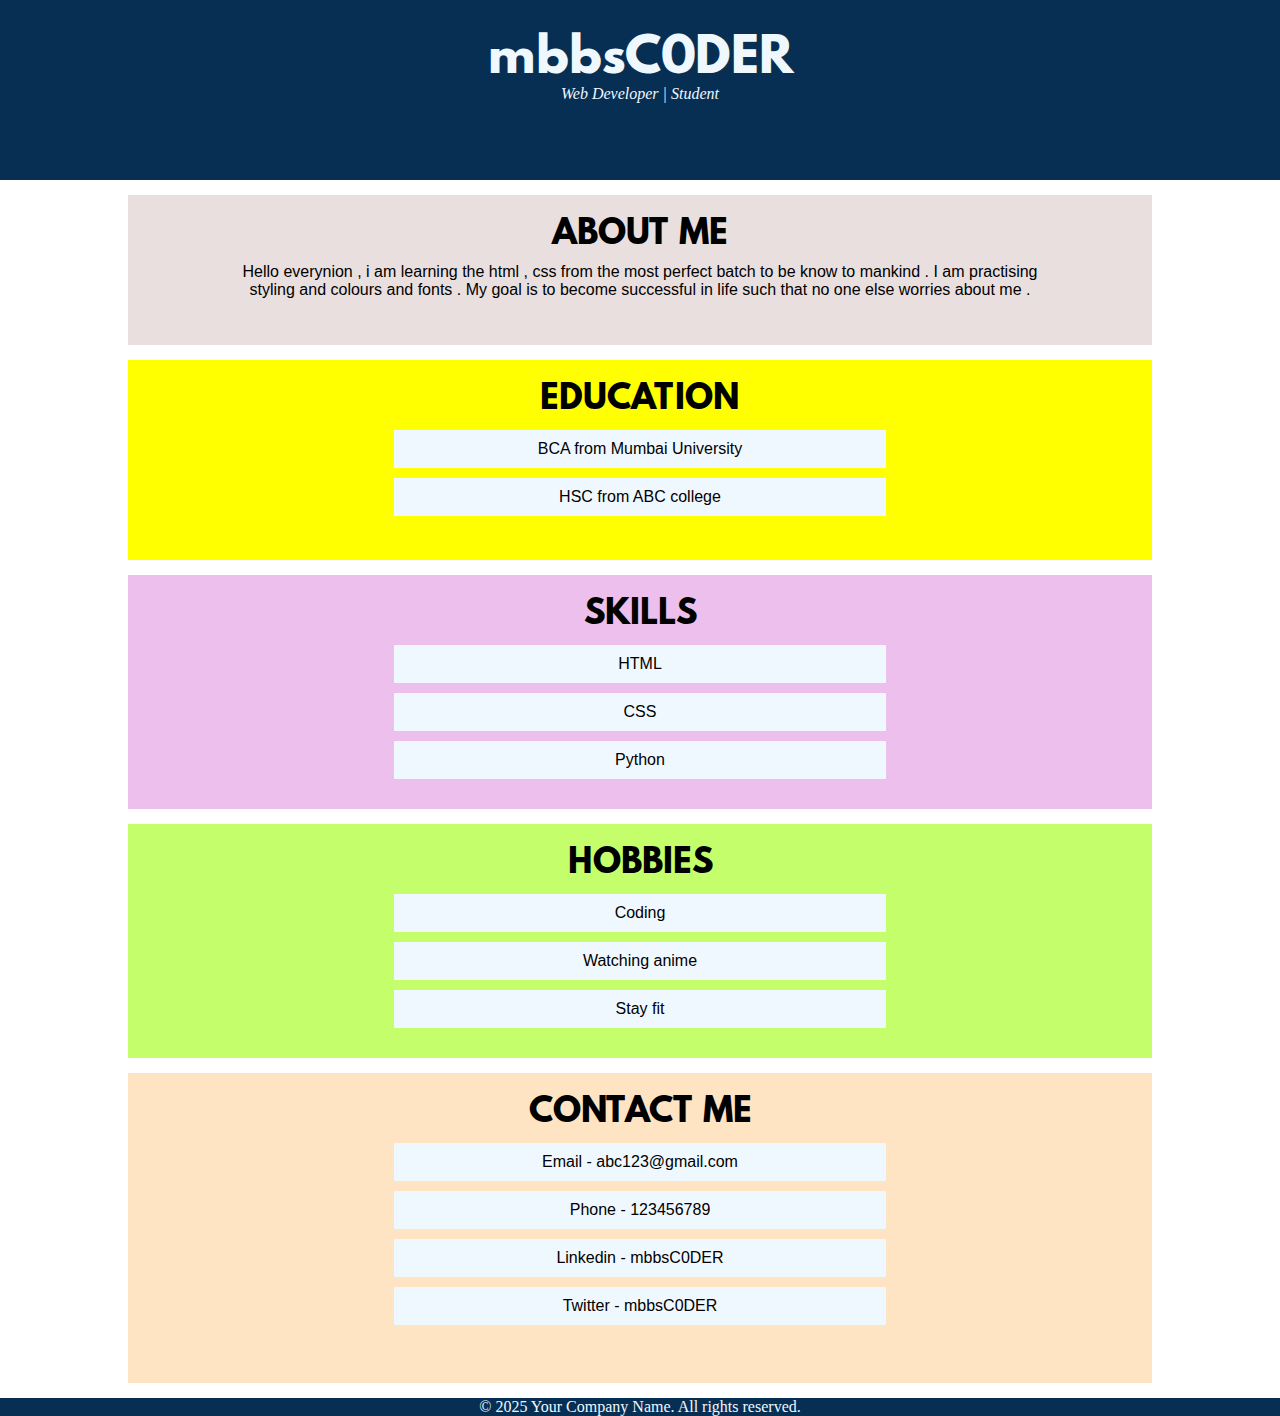
<file: index.html>
<!DOCTYPE html>
<html lang="en">
<head>
    <meta charset="UTF-8">
    <meta name="viewport" content="width=device-width, initial-scale=1.0">
    <title>My Resume</title>
    <link rel="stylesheet" href="style.css">
</head>
<body>
    <div class="head">
        <h1>mbbsC0DER</h1>
        <p><i>Web Developer | Student </i></p>
    </div>
    <div class="card" id="about">
        <h3>ABOUT ME</h3>
        <p>Hello everynion , i am learning the html , css from the most perfect batch to be know to mankind . I am practising styling and colours and fonts . My goal is to become successful in life such that no one else worries about me .</p>
    </div>
    <div class="card" id="ed">
        <h3>EDUCATION</h3>
        <div class="s_card">BCA from Mumbai University</div>
        <div class="s_card">HSC from ABC college</div>
    </div>
    <div class="card" id="skill">
        <h3>SKILLS</h3>
        <div class="s_card">HTML</div>
        <div class="s_card">CSS</div>
        <div class="s_card">Python</div>
    </div>
    <div class="card" id="hob">
        <h3>HOBBIES</h3>
        <div class="s_card">Coding</div>
        <div class="s_card">Watching anime</div>
        <div class="s_card">Stay fit</div>
    </div>
    <div class="card" id="con">
        <h3>CONTACT ME</h3>
        <div class="s_card">Email - abc123@gmail.com</div>
        <div class="s_card">Phone - 123456789</div>
        <div class="s_card">Linkedin - mbbsC0DER</div>
        <div class="s_card">Twitter - mbbsC0DER</div>
    </div>
    <div class="bottom">
            <p>&copy; 2025 Your Company Name. All rights reserved.</p>
    </div>
</body>
</html>
</file>
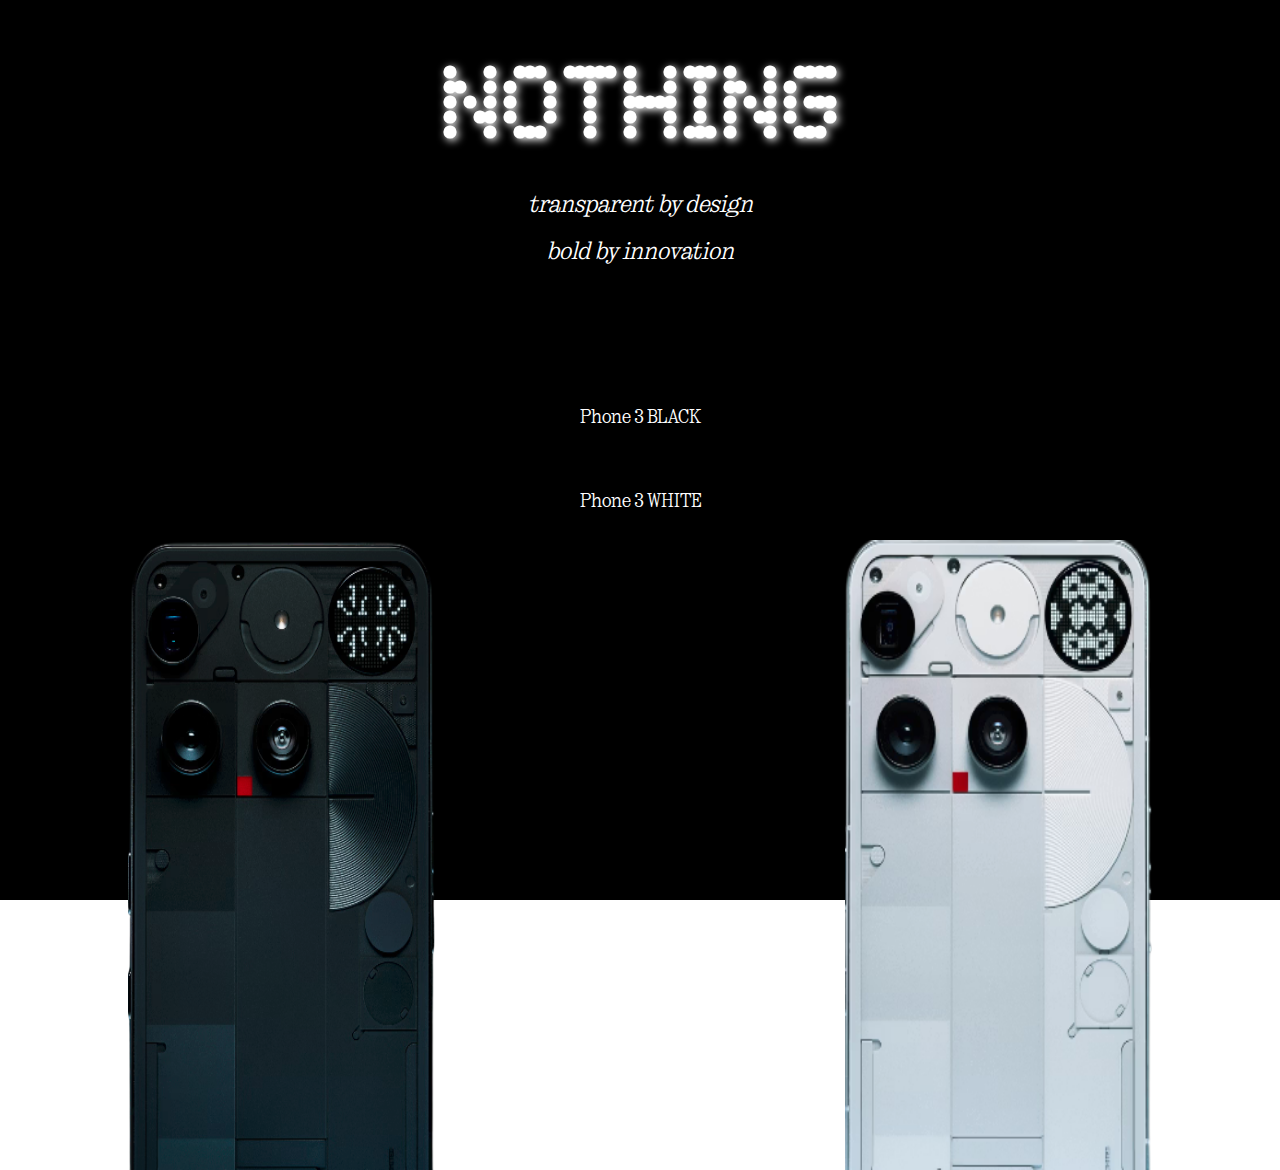
<file: Season 2/index.html>
<!DOCTYPE html>
<html lang="en">
<head>
    <meta charset="UTF-8">
    <meta name="viewport" content="width=device-width, initial-scale=1.0">
    <title>Nothing</title>
    <link rel="stylesheet" href="style.css">
    <link rel="shortcut icon" href="./favicon-Y_6swvx7.svg" type="image/x-icon">
</head>
<body>
    <div class="main">
        <h1>NOTHING</h1>
        <p>transparent by design </p>
        <p>bold by innovation</p>
        <div class="black-box">
            Phone 3 BLACK
        </div>
        <img src="./nothing_black-Photoroom.png" alt="" class="black">
         <div class="white-box">
            Phone 3 WHITE
        </div>
        <img src="./nothing_white-Photoroom(1).png" alt="" class="white">

    </div>
</body>
</html>
</file>
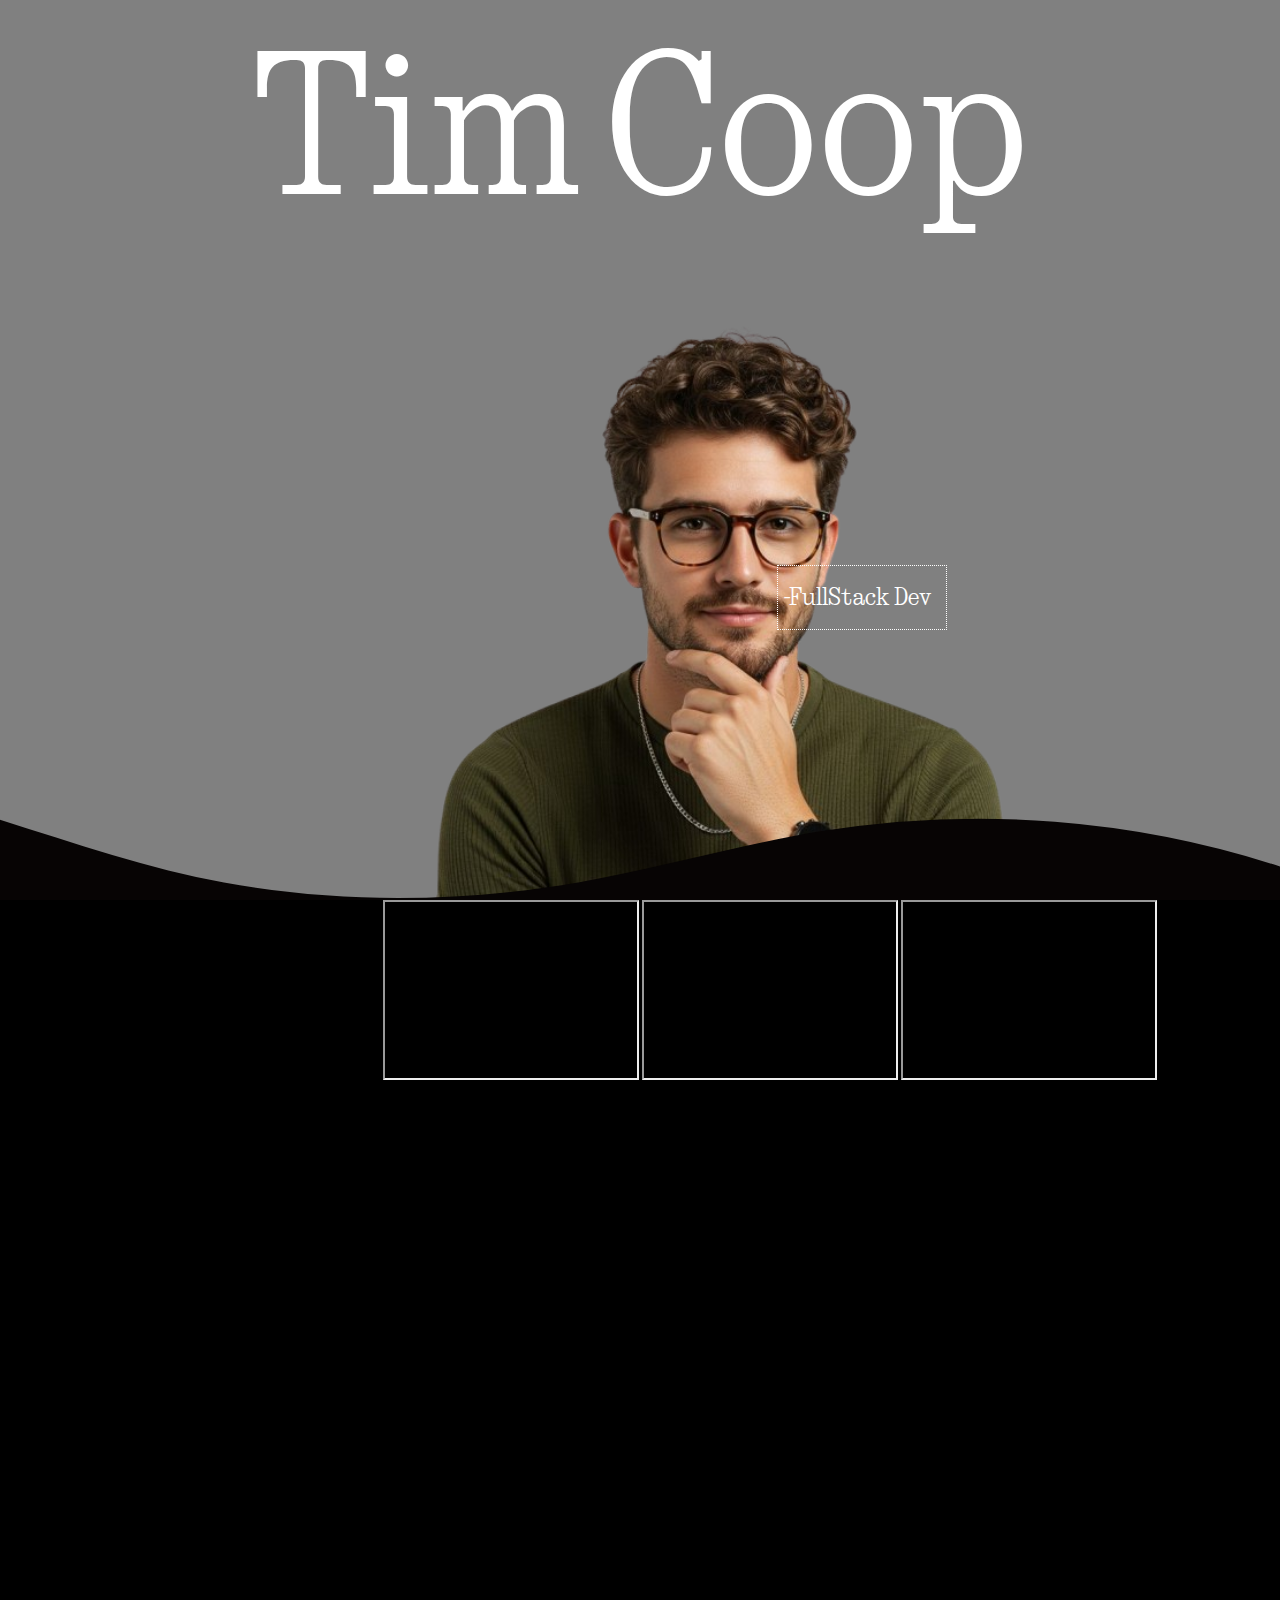
<file: Season 4 (resume2.0)/index.html>
<!DOCTYPE html>
<html lang="en">

<head>
    <meta charset="UTF-8">
    <meta name="viewport" content="width=device-width, initial-scale=1.0">
    <title>Portfolio</title>
    <link rel="stylesheet" href="style.css">
</head>

<body>
    <main class="first">
        <img src="./realboy.png" alt="">
        <div id="bg-name">
            <span class="name">T</span><span class="name">i</span><span class="name">m</span>
            &nbsp;&nbsp;&nbsp;&nbsp;&nbsp;&nbsp;
            <span class="name">C</span>
            <span class="name">o</span>
            <span class="name">o</span>
            <span class="name">p</span>
        </div>
        <section>
            <span class="border"></span>
            <span>-FullStack Dev</span>
        </section>
       <div class="custom-shape-divider-bottom-1760197669">
    <svg data-name="Layer 1" xmlns="http://www.w3.org/2000/svg" viewBox="0 0 1200 120" preserveAspectRatio="none" >
        <path d="M321.39,56.44c58-10.79,114.16-30.13,172-41.86,82.39-16.72,168.19-17.73,250.45-.39C823.78,31,906.67,72,985.66,92.83c70.05,18.48,146.53,26.09,214.34,3V0H0V27.35A600.21,600.21,0,0,0,321.39,56.44Z" class="shape-fill"></path>
    </svg>
</div>
    </main>
    <main class="sec">
        <iframe width="560" height="315" src="https://www.youtube.com/embed/Yh6HSXoZA-s?si=XXsIOLLoC63ZcwfN" title="YouTube video player" frameborder="0" allow="accelerometer; autoplay; clipboard-write; encrypted-media; gyroscope; picture-in-picture; web-share" referrerpolicy="strict-origin-when-cross-origin" allowfullscreen></iframe>
        <iframe src="https://www.wikipedia.org/" frameborder="1"></iframe>
        <iframe src="https://sheryians.com/" frameborder="1"></iframe>
        <iframe src="https://www.google.com/" frameborder="1"></iframe>
    </main>
</body>

</html>
</file>
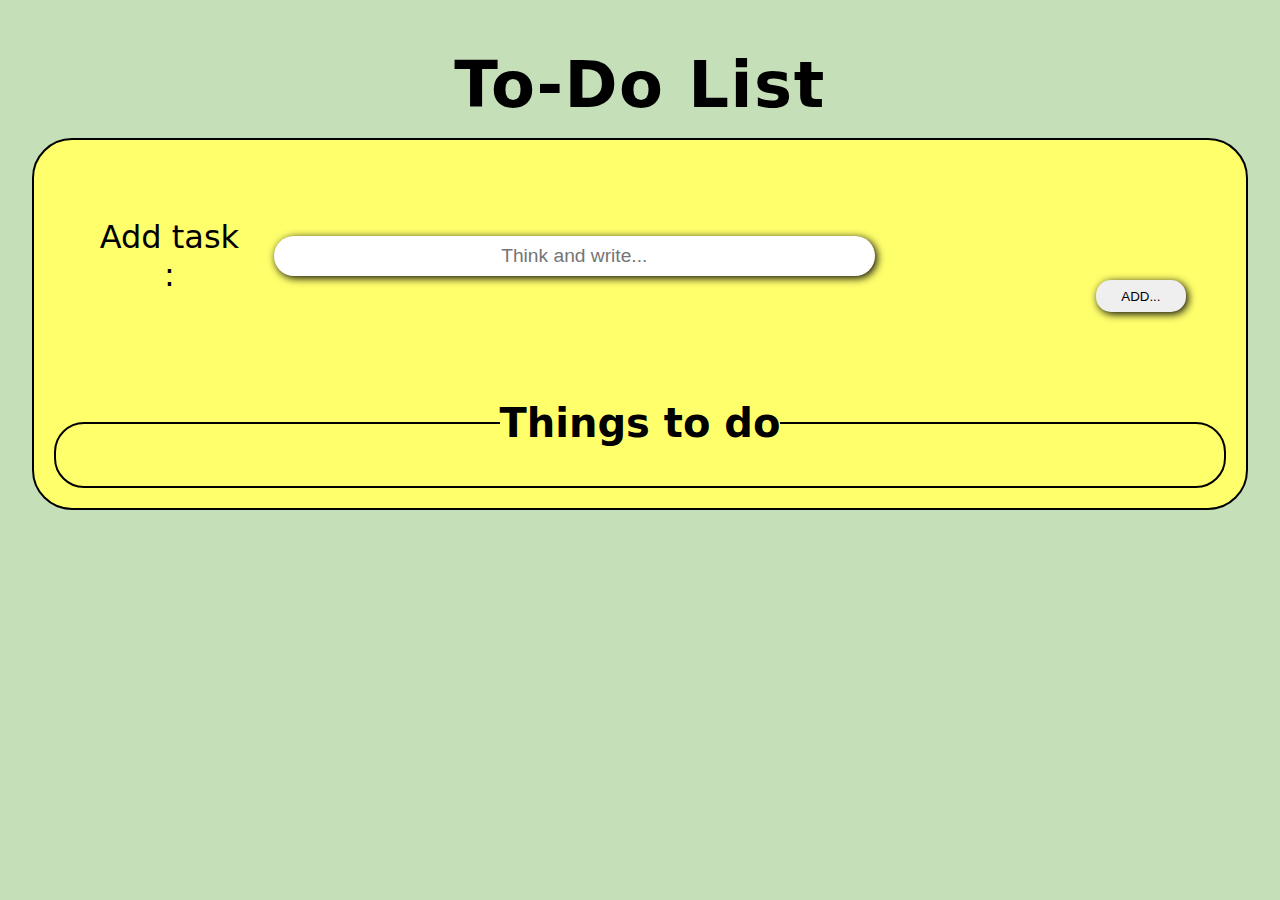
<file: to-do /index.html>
<!DOCTYPE html>
<html lang="en">
  <head>
    <meta charset="UTF-8" />
    <meta name="viewport" content="width=device-width, initial-scale=1.0" />
    <title>To-Do list</title>
    <link rel="stylesheet" href="style.css" />
  </head>
  <body>
    <main>
      <h1>To-Do List</h1>
      <div class="container">
        <section class="top">
          <form>
            <label for="task-add">Add task : </label>
            <input type="text" placeholder="Think and write..." id="task-add" />
            <button>ADD...</button>
          </form>
        </section>
        <section class="bottom">
          <form class="checkbox">
            <fieldset>
              <legend>Things to do</legend>
              <!-- <div class="item">
                <input type="checkbox" id="item1" />
                <label for="item1">ko</label>
              </div>
              <div class="item">
                <input type="checkbox" id="item1" />
                <label for="item1">Potao</label>
              </div> -->
            </fieldset>
          </form>
        </section>
      </div>
    </main>
  </body>
  <script src="script.js"></script>
</html>
</file>
<file: style.css>
@font-face {
    font-family: header;
    src: url(./LeagueSpartan-Bold.ttf);
}

*{
    margin: 0;
    padding: 0;
    box-sizing: border-box;
}
html , body {
    height : 100% ;
    width : 100% ;
}

.head{
    padding: 30px;
    height: 180px;
    text-align: center;
    background-color: rgb(7, 47, 83);
    color: aliceblue;
}
div > h1 {
    font-size: xxx-large;
}
.head > p {
    font-style: italic;
    margin-top: -5px;
}
.card{
    text-align: center;
    height: 275 px;
    width: 80%;
    margin: 15px auto;
    /* border: 10px; */
    padding : 20px;
}
#about{
    background-color: rgb(234, 223, 223);
    height: 150px ;
    font-family: 'Gill Sans', 'Gill Sans MT', Calibri, 'Trebuchet MS', sans-serif
}
#about p {
    margin : auto 70px ; 
    padding-top: 8px;
}
#ed{
   background-color: yellow;
   height: 200px ;
}
#skill{
    background-color: rgb(236, 191, 236);
    
}
#hob{
    background-color: rgb(196, 255, 107);
}
#con{
    background-color: bisque;
    height: 310px ;
}
h3{
    font-size: xx-large;
}
.s_card{
    /* height: 30px; */
    width : 50% ;
    background-color: aliceblue;
    padding: 10px;
    margin : 10px auto ;
    font-family: 'Gill Sans', 'Gill Sans MT', Calibri, 'Trebuchet MS', sans-serif
}
.bottom{
    text-align: center;
    background-color: rgb(7, 47, 83);
    color: aliceblue;
}
h3, h1 {
    font-family: header;
}
p{
}
</file>
<file: Season 2/style.css>
@font-face {
    font-family: dot;
    src: url("./Ndot-55.otf");
}
@font-face {
    font-family: regular;
    src: url("./NType82-Regular.otf");
}
*{
    margin: 0;
    padding: 0;
    box-sizing: border-box;
}
html , body {
    height:100% ;
    width: 100% ;
    font-family: regular;
}
.main{
    height: 100%;
    width: 100%;
    background-color: black;
    position: relative;
    text-align: center;
}
.main img{
    height: 70%;
    width: 24%;
}
.black{
    position: absolute;
    bottom: -30%;
    left : 10%;
} 
.white{
    position: absolute;
    bottom: -30%;
    right: 10%;
}
.black-box{
    margin-top: 100px;
    padding: 30px;
    color: white;
    font-size : 20px ;
}
.white-box{
    /* width: 100px; */
    /* align: center; */
    font-size : 20px ;

    padding: 30px;
    color: white;
}


.black-box:hover + img{
    bottom: -5%;
    left : 10%;
    transition-duration:0.5s;
    transition-timing-function: ease;
    transition-delay: 0.3s;
}
.black-box:not(:hover) + img{
    transition-duration:0.5s;
    transition-timing-function: ease;
}
.white-box:hover + img{
    bottom: -5%;
    right : 10%;
     transition-duration:0.5s;
    transition-timing-function: ease-in-out;
    transition-delay: 0.4s;
}
.white-box:not(:hover) + img{
    transition-duration:0.5s;
    transition-timing-function: ease;
}
.main h1{
    padding-top: 50px;
    padding-bottom: 12px;
    color: white;
    text-shadow: 2px 2px 8px white;
    font-family: dot;
    font-size: 100px;

}
.main p {
    color: white;
    font-family: regular;
    font-size: 25px;
    padding: 8px;
    font-style:oblique;
}
</file>
<file: Season 4 (resume2.0)/style.css>
@font-face {
    font-family: regular;
    src: url("./NType82-Regular.otf");
}
*{
    margin: 0;
    padding: 0;
    box-sizing: border-box;
}
html , body {
    height: 100%;
    width: 100%;
}
.first{
    background-color: grey;
    height: 100vh;
    width: 100vw;
    text-align: center;
    font-family: regular;
    position: relative;
}
main img{
    height: 36rem;
    position: absolute;
    bottom: 0%;
    left: 34%;
}
.name{
    color: white;
    font-size: 16vw;
    font-weight: 500;
    background-image: linear-gradient(90deg, #ff005c, #00d9ff, #00ff95);
    background-size: 100% 0%;
    background-repeat: no-repeat;
    background-clip: text;
    backdrop-filter: blur(45);
    transition: background-size 0.8s ease;
}
#bg-name{
    padding: 20px;
}
/* 
span:hover{
    background-size: 100% 100%;
} */
section span{
    font-size: 25px;
    position: absolute;
    color: white;
    bottom: 30%;
    right: 26%;
    padding: 16px;
}
.border{
    border: 1.5px dotted white;
    height: 65px;
    width: 170px;
}
.custom-shape-divider-bottom-1760197669 {
    position: absolute;
    bottom: 0;
    left: 0;
    width: 100%;
    overflow: hidden;
    line-height: 0;
    transform: rotate(180deg);
}

.custom-shape-divider-bottom-1760197669 svg {
    position: relative;
    display: block;
    width: calc(133% + 1.3px);
    height: 147px;
}

.custom-shape-divider-bottom-1760197669 .shape-fill {
    fill: #070404;
}
.sec{
    background-color: rgb(0, 0, 0);
     height: 100vh;
    width: 100vw;
    text-align: center;
    font-family: regular;
}
.sec iframe{
    height : 20vh ;
    width : 20vw ;

}
</file>
<file: to-do /style.css>
* {
  margin: 0;
  padding: 0;
  box-sizing: border-box;
}

html,
body {
  height: 100%;
  width: 100%;
  font-family: system-ui, -apple-system, BlinkMacSystemFont, "Segoe UI", Roboto, Oxygen, Ubuntu, Cantarell, "Open Sans", "Helvetica Neue", sans-serif;
  background-color: #c5dfb9;
}

main {
  width: 100%;
  text-align: center;
  padding: 2rem;
}
main h1 {
  width: 100%;
  padding: 1rem;
  font-size: 3rem;
  letter-spacing: 2px;
}
main div.container {
  width: 100%;
  display: flex;
  flex-direction: column;
  gap: 3rem;
  border: 2px solid black;
  padding: 20px;
  background-color: rgb(255, 255, 108);
  border-radius: 40px;
}
main div.container section.top form {
  display: flex;
  flex-direction: column;
  gap: 1.8rem;
  align-items: center;
}
main div.container section.top form label {
  font-size: 2rem;
}
main div.container section.top form input {
  width: 20rem;
  height: 2.5rem;
  border: none;
  text-align: center;
  font-size: 1.2rem;
  border-radius: 20px;
  box-shadow: 2px 2px 8px black;
}
main div.container section.top form button {
  margin-left: 12rem;
  width: 5rem;
  height: 1.8rem;
  border-radius: 15px;
  box-shadow: 2px 2px 8px black;
  border: none;
}
main div.container section.bottom {
  width: 100%;
}
main div.container section.bottom form.checkbox fieldset {
  display: flex;
  flex-direction: column;
  gap: 0.6rem;
  align-items: flex-start;
  padding: 20px;
  border: 2px solid black;
  border-radius: 30px;
}
main div.container section.bottom form.checkbox fieldset legend {
  font-size: 1.5rem;
  font-weight: 800;
}
main div.container section.bottom form.checkbox fieldset input {
  height: 1.2rem;
  width: 1.2rem;
}
main div.container section.bottom form.checkbox fieldset label {
  font-size: 1.2rem;
}

@media (min-width: 800px) {
  main h1 {
    font-size: 4rem;
    letter-spacing: 1.5px;
  }
  main div.container section.top form {
    flex-direction: row;
    padding: 2.5rem;
    justify-content: space-evenly;
  }
  main div.container section.top form input {
    border: none;
    width: 40rem;
  }
  main div.container section.top form button {
    width: 6rem;
    height: 2rem;
    margin-top: 5rem;
  }
  main div.container section.bottom form.checkbox fieldset {
    gap: 0.4rem;
  }
  main div.container section.bottom form.checkbox fieldset legend {
    font-size: 2.5rem;
  }
}/*# sourceMappingURL=style.css.map */
</file>
